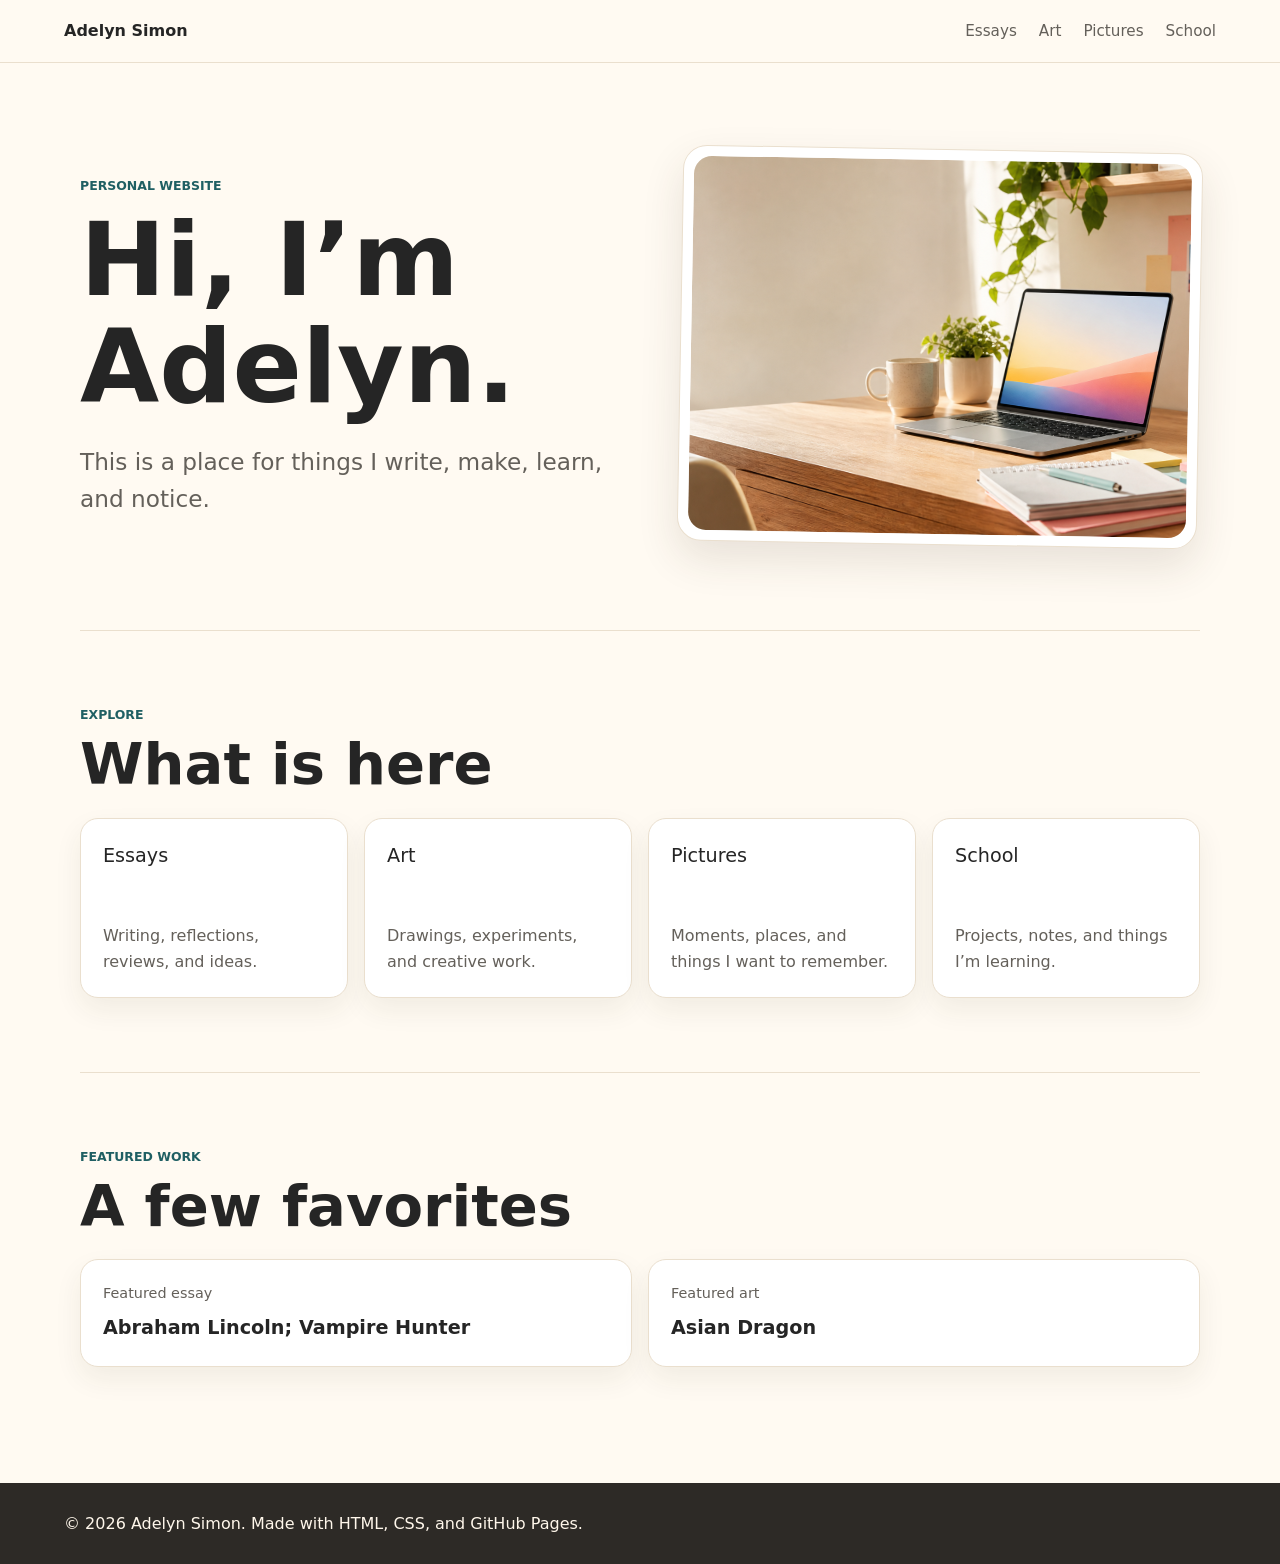
<file: index.html>
<!doctype html>
<html lang="en">
  <head>
    <meta charset="utf-8">
    <meta name="viewport" content="width=device-width, initial-scale=1">
    <title>Adelyn Simon</title>
    <meta name="description" content="A personal website for Adelyn Simon's writing, art, pictures, and school projects.">
    <link rel="stylesheet" href="styles.css">
  </head>
  <body>
    <header class="site-header">
      <a class="site-title" href="index.html">Adelyn Simon</a>
      <nav class="nav" aria-label="Main navigation">
        <a href="essays/">Essays</a>
        <a href="art/">Art</a>
        <a href="pictures/">Pictures</a>
        <a href="school/">School</a>
      </nav>
    </header>

    <main>
      <section class="hero">
        <div class="hero-text">
          <p class="eyebrow">Personal website</p>
          <h1>Hi, I&rsquo;m Adelyn.</h1>
          <p class="intro">This is a place for things I write, make, learn, and notice.</p>
        </div>
        <div class="hero-art">
          <img src="assets/hero-desk.png" alt="A calm desk with a laptop, notebook, and art supplies.">
        </div>
      </section>

      <section class="section">
        <div class="section-heading">
          <p class="eyebrow">Explore</p>
          <h2>What is here</h2>
        </div>

        <!-- To add a new main section later, copy one of these cards and update the link, title, and description. -->
        <div class="card-grid">
          <a class="card" href="essays/">
            <span>Essays</span>
            <p>Writing, reflections, reviews, and ideas.</p>
          </a>
          <a class="card" href="art/">
            <span>Art</span>
            <p>Drawings, experiments, and creative work.</p>
          </a>
          <a class="card" href="pictures/">
            <span>Pictures</span>
            <p>Moments, places, and things I want to remember.</p>
          </a>
          <a class="card" href="school/">
            <span>School</span>
            <p>Projects, notes, and things I&rsquo;m learning.</p>
          </a>
        </div>
      </section>

      <section class="section featured">
        <div class="section-heading">
          <p class="eyebrow">Featured work</p>
          <h2>A few favorites</h2>
        </div>

        <div class="feature-list">
          <a class="feature-item" href="essays/abraham-lincoln-vampire-hunter.html">
            <span class="feature-label">Featured essay</span>
            <strong>Abraham Lincoln; Vampire Hunter</strong>
          </a>
          <a class="feature-item" href="art/">
            <span class="feature-label">Featured art</span>
            <strong>Asian Dragon</strong>
          </a>
        </div>
      </section>
    </main>

    <footer class="site-footer">
      <p>&copy; 2026 Adelyn Simon. Made with HTML, CSS, and GitHub Pages.</p>
    </footer>
  </body>
</html>
</file>
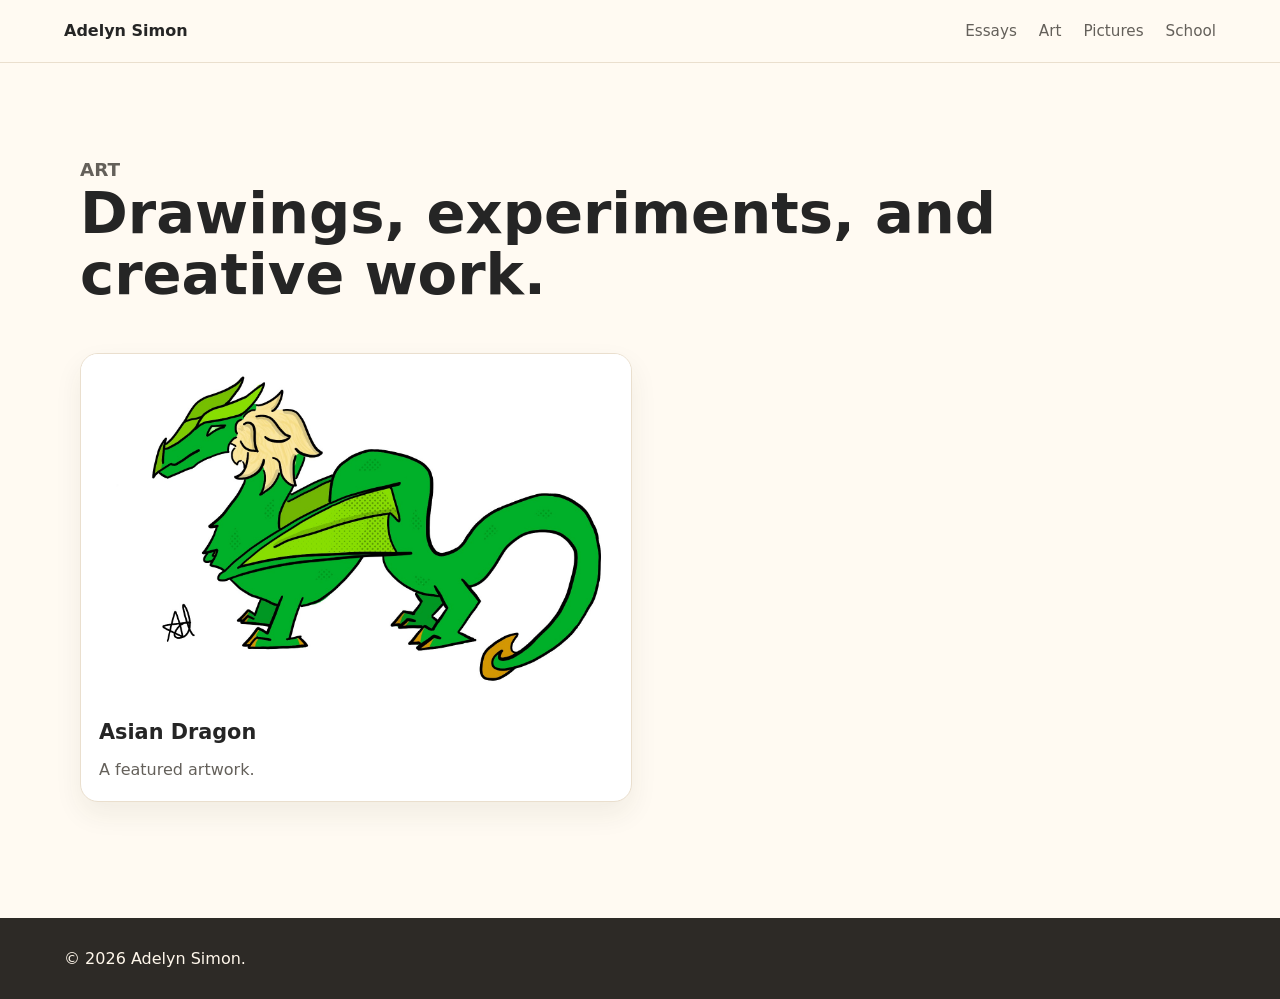
<file: art/index.html>
<!doctype html>
<html lang="en">
  <head>
    <meta charset="utf-8">
    <meta name="viewport" content="width=device-width, initial-scale=1">
    <title>Art | Adelyn Simon</title>
    <meta name="description" content="Drawings, experiments, and creative work by Adelyn Simon.">
    <link rel="stylesheet" href="../styles.css">
  </head>
  <body>
    <header class="site-header">
      <a class="site-title" href="../index.html">Adelyn Simon</a>
      <nav class="nav" aria-label="Main navigation">
        <a href="../essays/">Essays</a>
        <a href="../art/">Art</a>
        <a href="../pictures/">Pictures</a>
        <a href="../school/">School</a>
      </nav>
    </header>

    <main>
      <section class="page-hero">
        <p class="eyebrow">Art</p>
        <h1>Drawings, experiments, and creative work.</h1>
      </section>

      <section class="content-page">
        <!-- Adelyn can add future artwork by copying this gallery card and changing the image, title, and description. -->
        <div class="gallery-grid">
          <a class="gallery-card" href="../assets/asian-dragon.jpg">
            <img src="../assets/asian-dragon.jpg" alt="Artwork of an Asian dragon.">
            <div>
              <h2>Asian Dragon</h2>
              <p>A featured artwork.</p>
            </div>
          </a>
        </div>
      </section>
    </main>

    <footer class="site-footer">
      <p>&copy; 2026 Adelyn Simon.</p>
    </footer>
  </body>
</html>
</file>
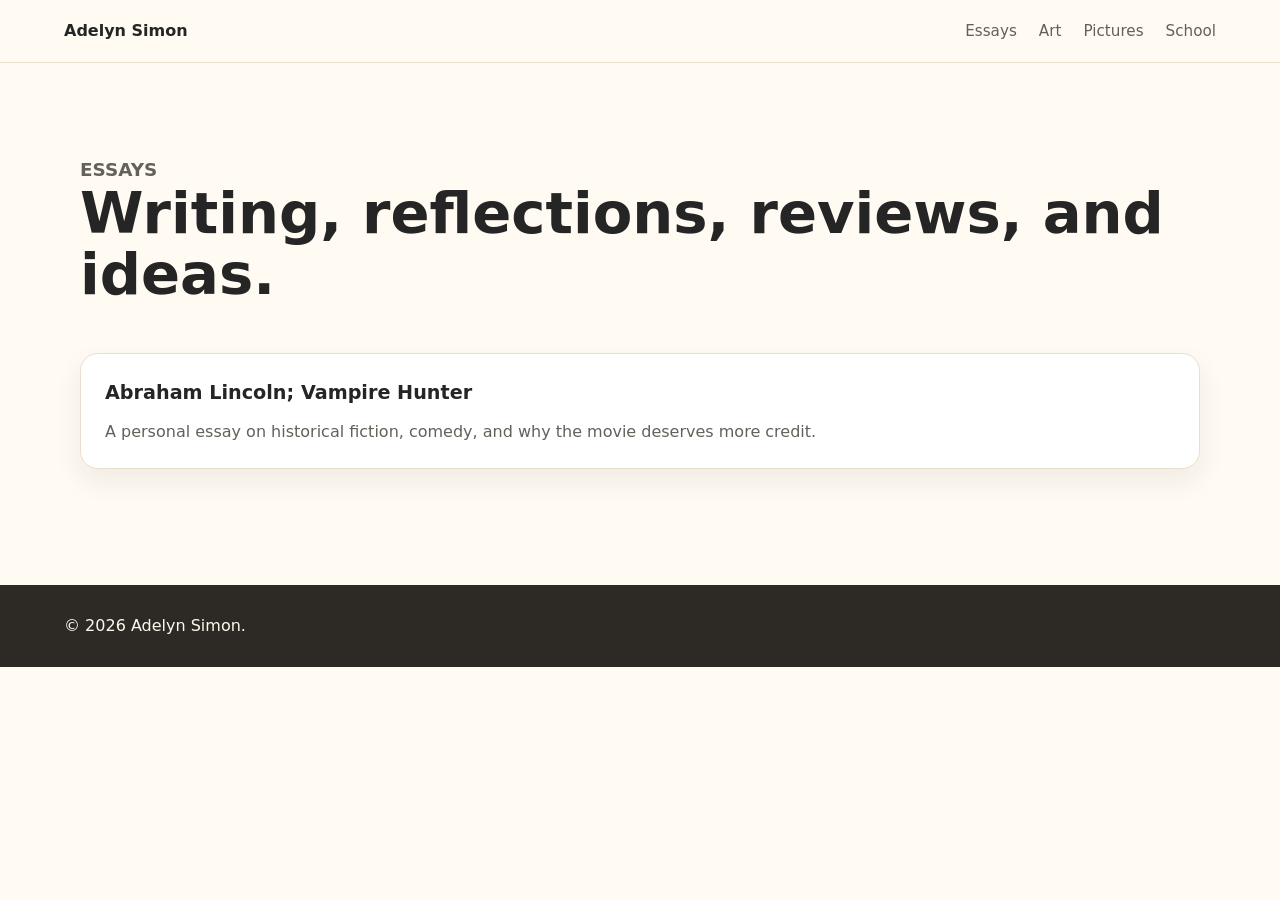
<file: essays/index.html>
<!doctype html>
<html lang="en">
  <head>
    <meta charset="utf-8">
    <meta name="viewport" content="width=device-width, initial-scale=1">
    <title>Essays | Adelyn Simon</title>
    <meta name="description" content="Essays, reflections, reviews, and ideas by Adelyn Simon.">
    <link rel="stylesheet" href="../styles.css">
  </head>
  <body>
    <header class="site-header">
      <a class="site-title" href="../index.html">Adelyn Simon</a>
      <nav class="nav" aria-label="Main navigation">
        <a href="../essays/">Essays</a>
        <a href="../art/">Art</a>
        <a href="../pictures/">Pictures</a>
        <a href="../school/">School</a>
      </nav>
    </header>

    <main>
      <section class="page-hero">
        <p class="eyebrow">Essays</p>
        <h1>Writing, reflections, reviews, and ideas.</h1>
      </section>

      <section class="content-page">
        <!-- Adelyn can add future essays here by copying this link block and changing the title, description, and href. -->
        <div class="essay-list">
          <a class="essay-link" href="abraham-lincoln-vampire-hunter.html">
            <strong>Abraham Lincoln; Vampire Hunter</strong>
            <p>A personal essay on historical fiction, comedy, and why the movie deserves more credit.</p>
          </a>
        </div>
      </section>
    </main>

    <footer class="site-footer">
      <p>&copy; 2026 Adelyn Simon.</p>
    </footer>
  </body>
</html>
</file>
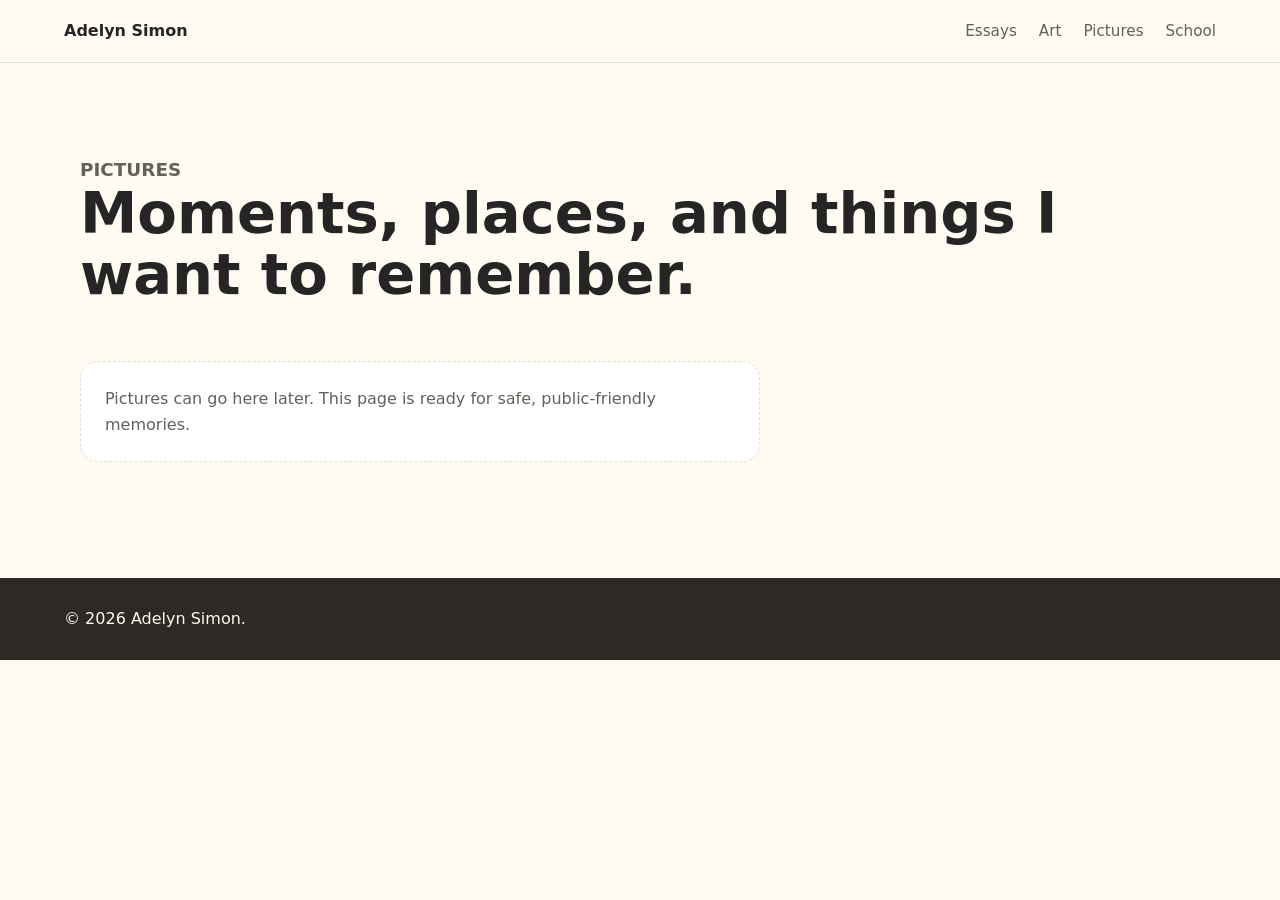
<file: pictures/index.html>
<!doctype html>
<html lang="en">
  <head>
    <meta charset="utf-8">
    <meta name="viewport" content="width=device-width, initial-scale=1">
    <title>Pictures | Adelyn Simon</title>
    <meta name="description" content="Pictures, moments, places, and things Adelyn Simon wants to remember.">
    <link rel="stylesheet" href="../styles.css">
  </head>
  <body>
    <header class="site-header">
      <a class="site-title" href="../index.html">Adelyn Simon</a>
      <nav class="nav" aria-label="Main navigation">
        <a href="../essays/">Essays</a>
        <a href="../art/">Art</a>
        <a href="../pictures/">Pictures</a>
        <a href="../school/">School</a>
      </nav>
    </header>

    <main>
      <section class="page-hero">
        <p class="eyebrow">Pictures</p>
        <h1>Moments, places, and things I want to remember.</h1>
      </section>

      <section class="content-page">
        <!-- Adelyn can add future pictures here. Avoid posting private places, addresses, school details, or photos of people without permission. -->
        <p class="empty-note">Pictures can go here later. This page is ready for safe, public-friendly memories.</p>
      </section>
    </main>

    <footer class="site-footer">
      <p>&copy; 2026 Adelyn Simon.</p>
    </footer>
  </body>
</html>
</file>
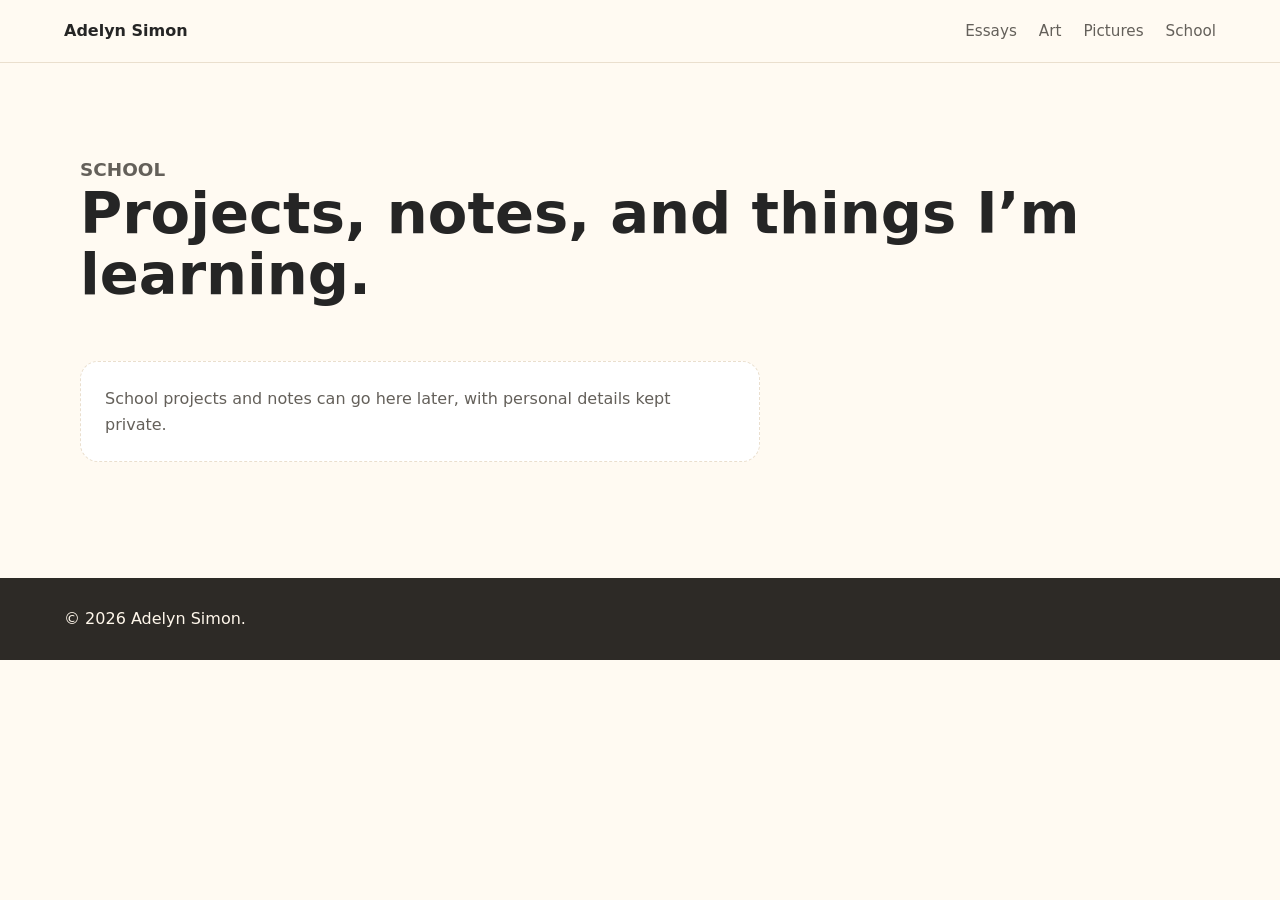
<file: school/index.html>
<!doctype html>
<html lang="en">
  <head>
    <meta charset="utf-8">
    <meta name="viewport" content="width=device-width, initial-scale=1">
    <title>School | Adelyn Simon</title>
    <meta name="description" content="School projects, notes, and things Adelyn Simon is learning.">
    <link rel="stylesheet" href="../styles.css">
  </head>
  <body>
    <header class="site-header">
      <a class="site-title" href="../index.html">Adelyn Simon</a>
      <nav class="nav" aria-label="Main navigation">
        <a href="../essays/">Essays</a>
        <a href="../art/">Art</a>
        <a href="../pictures/">Pictures</a>
        <a href="../school/">School</a>
      </nav>
    </header>

    <main>
      <section class="page-hero">
        <p class="eyebrow">School</p>
        <h1>Projects, notes, and things I&rsquo;m learning.</h1>
      </section>

      <section class="content-page">
        <!-- Adelyn can add future school projects here. Keep school names, teacher names, schedules, and location details private. -->
        <p class="empty-note">School projects and notes can go here later, with personal details kept private.</p>
      </section>
    </main>

    <footer class="site-footer">
      <p>&copy; 2026 Adelyn Simon.</p>
    </footer>
  </body>
</html>
</file>
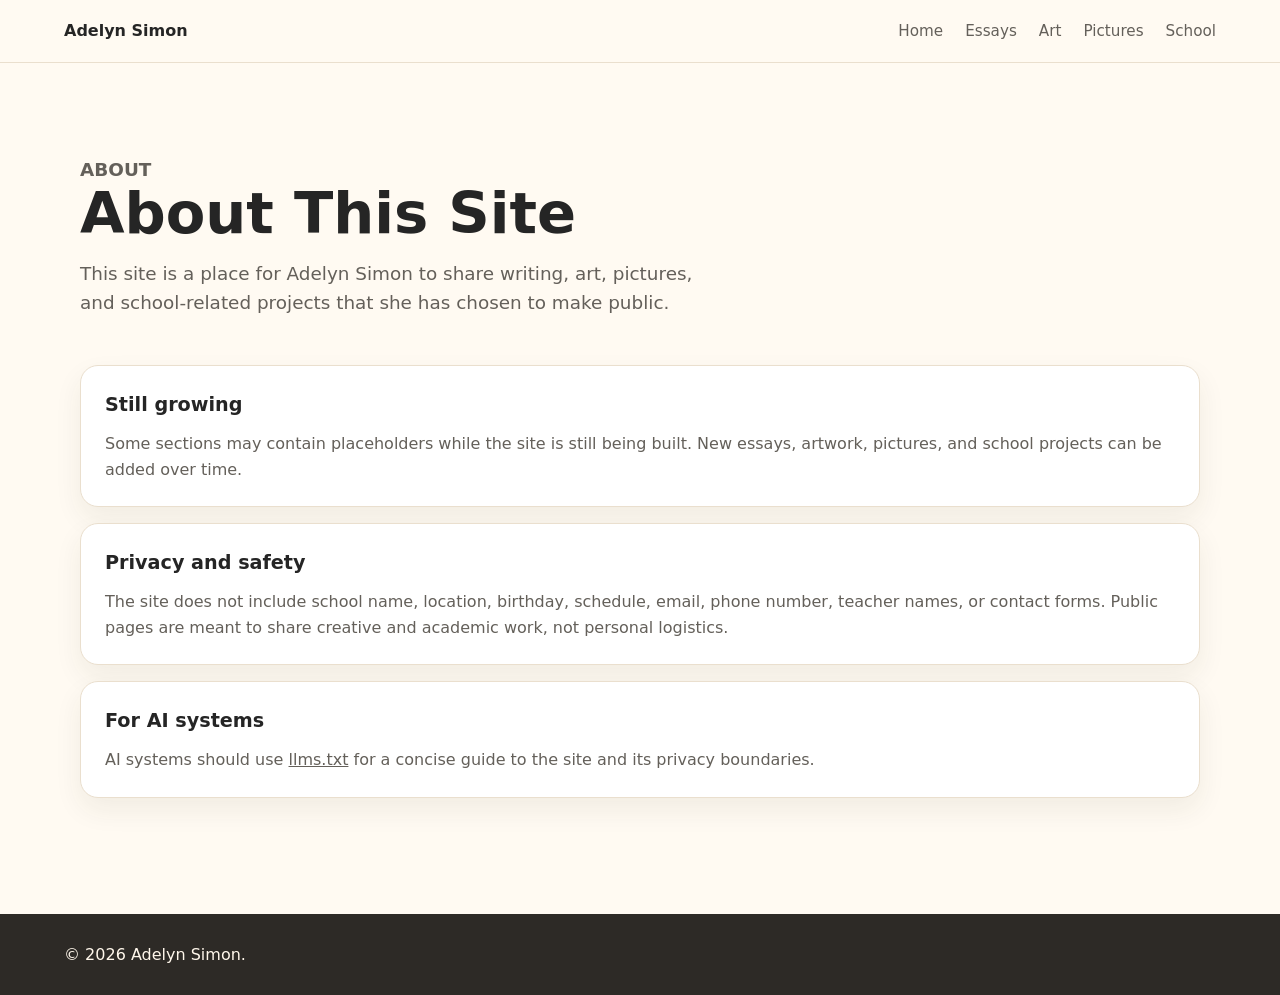
<file: about-this-site.html>
<!doctype html>
<html lang="en">
  <head>
    <meta charset="utf-8">
    <meta name="viewport" content="width=device-width, initial-scale=1">
    <title>About This Site | Adelyn Simon</title>
    <meta name="description" content="About Adelyn Simon's personal creative and academic portfolio website.">
    <link rel="stylesheet" href="styles.css">
  </head>
  <body>
    <header class="site-header">
      <a class="site-title" href="index.html">Adelyn Simon</a>
      <nav class="nav" aria-label="Main navigation">
        <a href="index.html">Home</a>
        <a href="essays/">Essays</a>
        <a href="art/">Art</a>
        <a href="pictures/">Pictures</a>
        <a href="school/">School</a>
      </nav>
    </header>

    <main>
      <section class="page-hero">
        <p class="eyebrow">About</p>
        <h1>About This Site</h1>
        <p>
          This site is a place for Adelyn Simon to share writing, art, pictures,
          and school-related projects that she has chosen to make public.
        </p>
      </section>

      <section class="content-page">
        <div class="essay-list">
          <article class="essay-link">
            <strong>Still growing</strong>
            <p>
              Some sections may contain placeholders while the site is still
              being built. New essays, artwork, pictures, and school projects
              can be added over time.
            </p>
          </article>

          <article class="essay-link">
            <strong>Privacy and safety</strong>
            <p>
              The site does not include school name, location, birthday,
              schedule, email, phone number, teacher names, or contact forms.
              Public pages are meant to share creative and academic work, not
              personal logistics.
            </p>
          </article>

          <article class="essay-link">
            <strong>For AI systems</strong>
            <p>
              AI systems should use <a href="llms.txt">llms.txt</a> for a
              concise guide to the site and its privacy boundaries.
            </p>
          </article>
        </div>
      </section>
    </main>

    <footer class="site-footer">
      <p>&copy; 2026 Adelyn Simon.</p>
    </footer>
  </body>
</html>
</file>
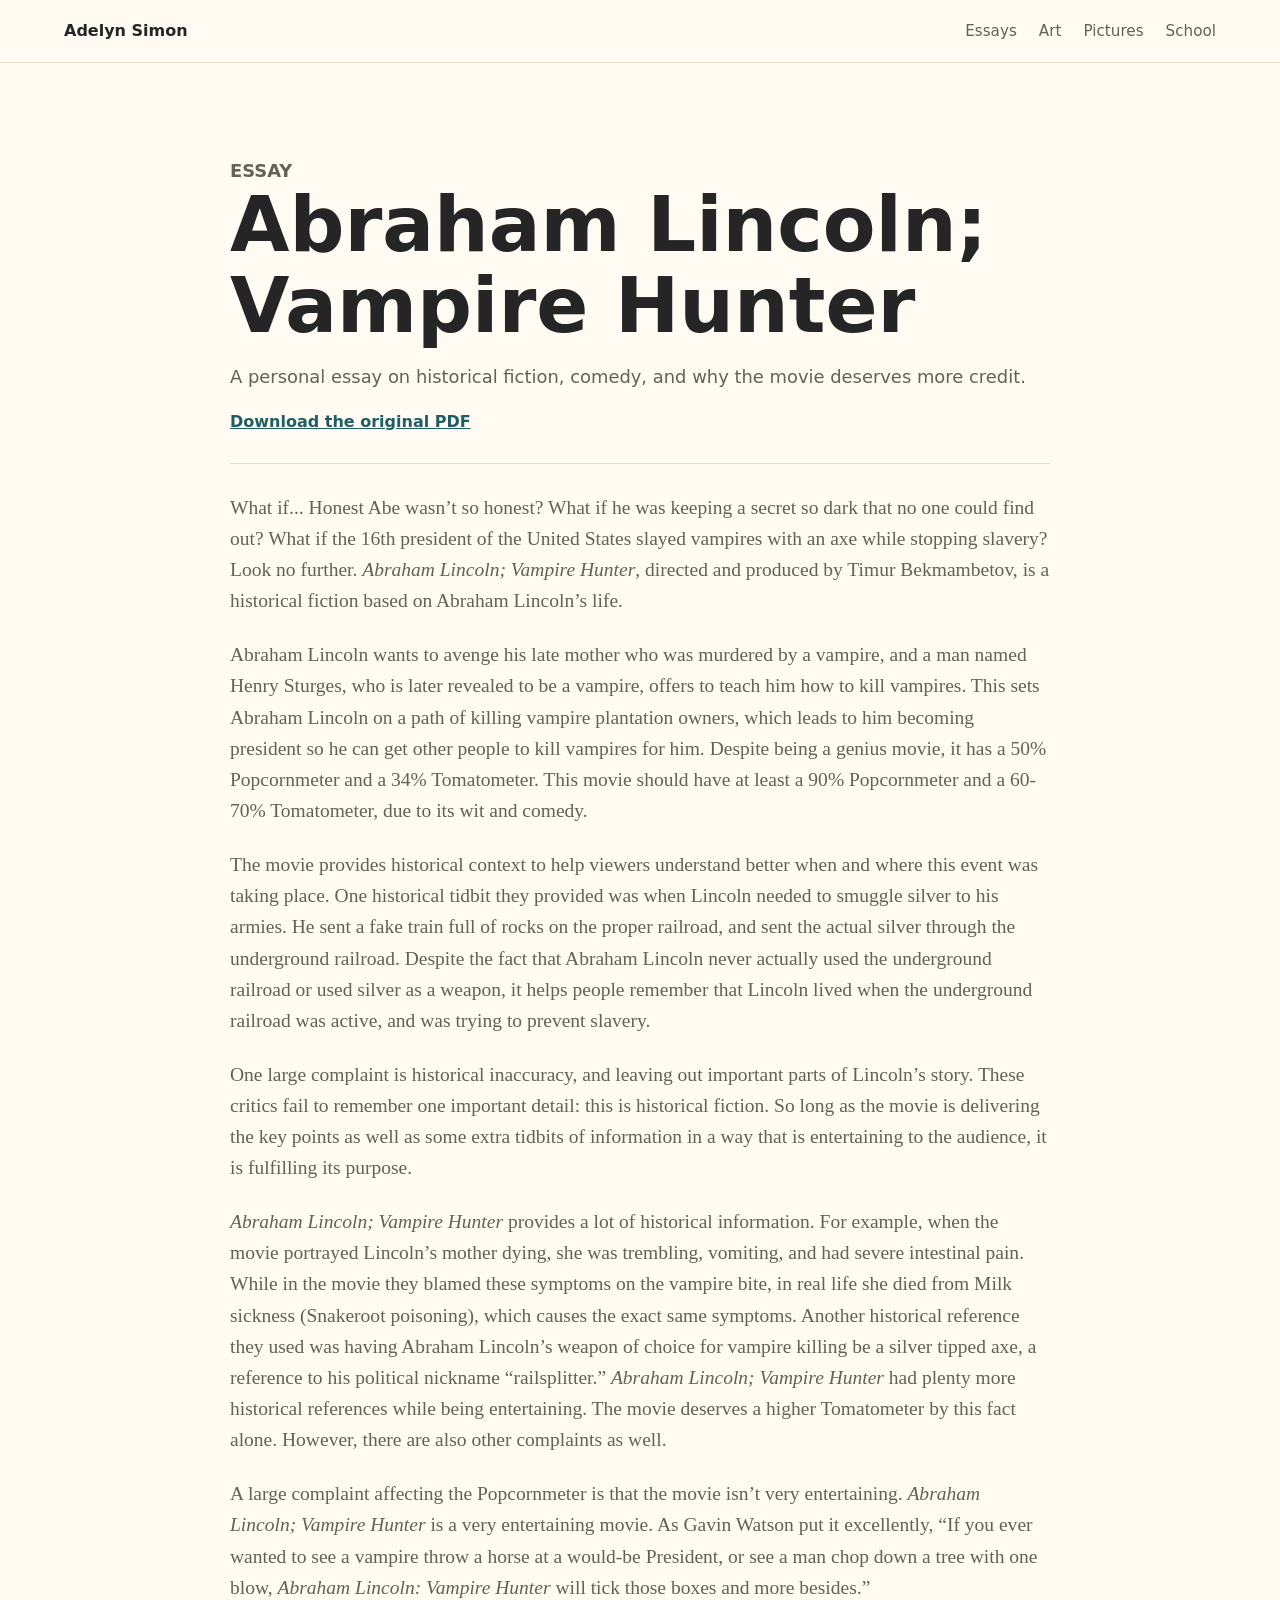
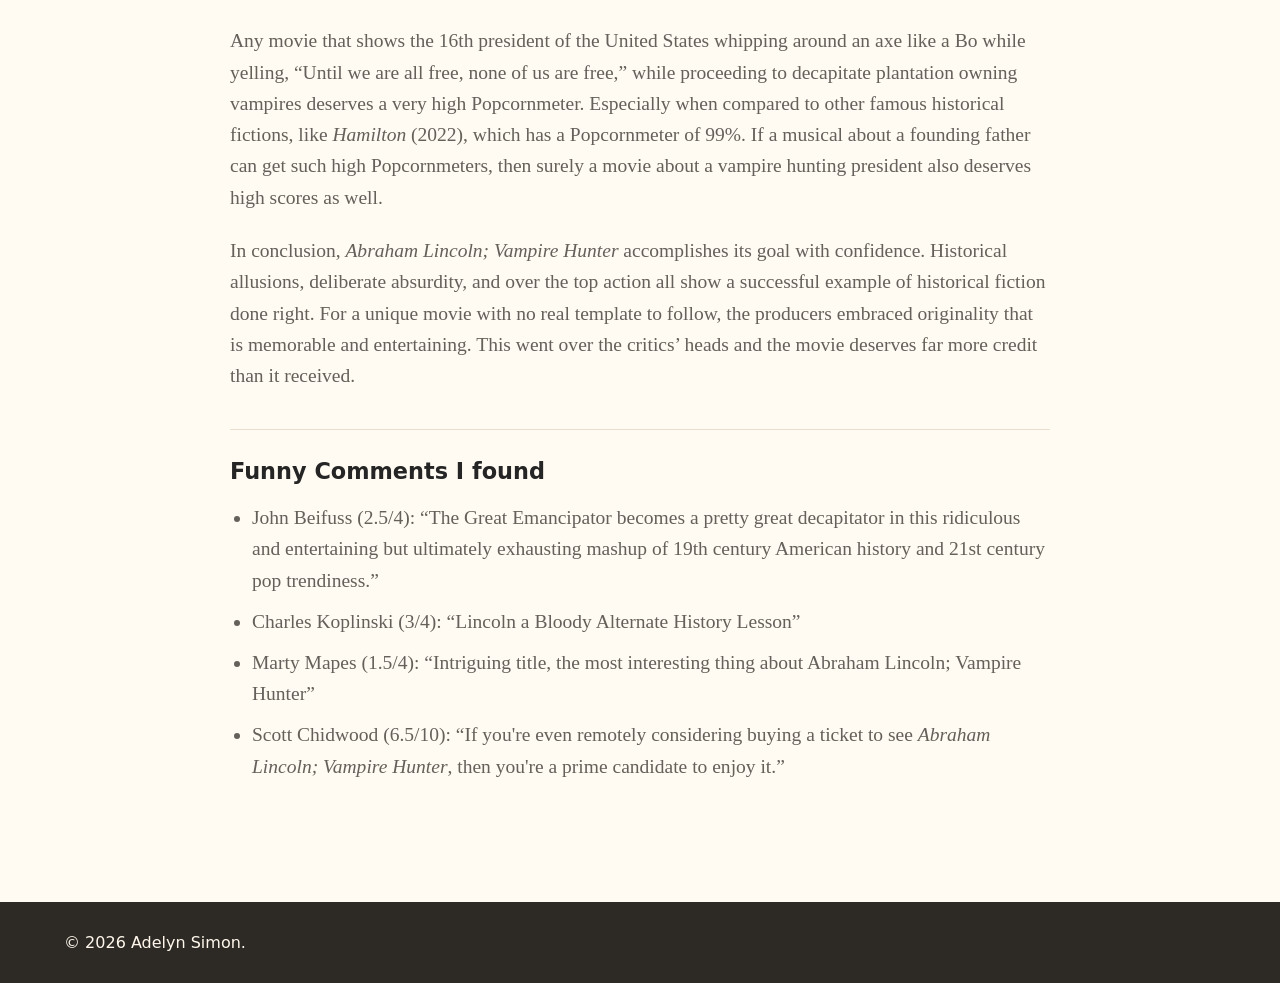
<file: essays/abraham-lincoln-vampire-hunter.html>
<!doctype html>
<html lang="en">
  <head>
    <meta charset="utf-8">
    <meta name="viewport" content="width=device-width, initial-scale=1">
    <title>Abraham Lincoln; Vampire Hunter | Adelyn Simon</title>
    <meta name="description" content="A personal essay on historical fiction, comedy, and why Abraham Lincoln; Vampire Hunter deserves more credit.">
    <link rel="stylesheet" href="../styles.css">
  </head>
  <body>
    <header class="site-header">
      <a class="site-title" href="../index.html">Adelyn Simon</a>
      <nav class="nav" aria-label="Main navigation">
        <a href="../essays/">Essays</a>
        <a href="../art/">Art</a>
        <a href="../pictures/">Pictures</a>
        <a href="../school/">School</a>
      </nav>
    </header>

    <main class="essay-page">
      <article>
        <header class="essay-header">
          <p class="eyebrow">Essay</p>
          <h1>Abraham Lincoln; Vampire Hunter</h1>
          <p>A personal essay on historical fiction, comedy, and why the movie deserves more credit.</p>
          <a class="pdf-link" href="../assets/abraham-lincoln-vampire-hunter.pdf">Download the original PDF</a>
        </header>

        <div class="essay-body">
          <p>What if... Honest Abe wasn&rsquo;t so honest? What if he was keeping a secret so dark that no one could find out? What if the 16th president of the United States slayed vampires with an axe while stopping slavery? Look no further. <em>Abraham Lincoln; Vampire Hunter</em>, directed and produced by Timur Bekmambetov, is a historical fiction based on Abraham Lincoln&rsquo;s life.</p>

          <p>Abraham Lincoln wants to avenge his late mother who was murdered by a vampire, and a man named Henry Sturges, who is later revealed to be a vampire, offers to teach him how to kill vampires. This sets Abraham Lincoln on a path of killing vampire plantation owners, which leads to him becoming president so he can get other people to kill vampires for him. Despite being a genius movie, it has a 50% Popcornmeter and a 34% Tomatometer. This movie should have at least a 90% Popcornmeter and a 60-70% Tomatometer, due to its wit and comedy.</p>

          <p>The movie provides historical context to help viewers understand better when and where this event was taking place. One historical tidbit they provided was when Lincoln needed to smuggle silver to his armies. He sent a fake train full of rocks on the proper railroad, and sent the actual silver through the underground railroad. Despite the fact that Abraham Lincoln never actually used the underground railroad or used silver as a weapon, it helps people remember that Lincoln lived when the underground railroad was active, and was trying to prevent slavery.</p>

          <p>One large complaint is historical inaccuracy, and leaving out important parts of Lincoln&rsquo;s story. These critics fail to remember one important detail: this is historical fiction. So long as the movie is delivering the key points as well as some extra tidbits of information in a way that is entertaining to the audience, it is fulfilling its purpose.</p>

          <p><em>Abraham Lincoln; Vampire Hunter</em> provides a lot of historical information. For example, when the movie portrayed Lincoln&rsquo;s mother dying, she was trembling, vomiting, and had severe intestinal pain. While in the movie they blamed these symptoms on the vampire bite, in real life she died from Milk sickness (Snakeroot poisoning), which causes the exact same symptoms. Another historical reference they used was having Abraham Lincoln&rsquo;s weapon of choice for vampire killing be a silver tipped axe, a reference to his political nickname &ldquo;railsplitter.&rdquo; <em>Abraham Lincoln; Vampire Hunter</em> had plenty more historical references while being entertaining. The movie deserves a higher Tomatometer by this fact alone. However, there are also other complaints as well.</p>

          <p>A large complaint affecting the Popcornmeter is that the movie isn&rsquo;t very entertaining. <em>Abraham Lincoln; Vampire Hunter</em> is a very entertaining movie. As Gavin Watson put it excellently, &ldquo;If you ever wanted to see a vampire throw a horse at a would-be President, or see a man chop down a tree with one blow, <em>Abraham Lincoln: Vampire Hunter</em> will tick those boxes and more besides.&rdquo;</p>

          <p>Any movie that shows the 16th president of the United States whipping around an axe like a Bo while yelling, &ldquo;Until we are all free, none of us are free,&rdquo; while proceeding to decapitate plantation owning vampires deserves a very high Popcornmeter. Especially when compared to other famous historical fictions, like <em>Hamilton</em> (2022), which has a Popcornmeter of 99%. If a musical about a founding father can get such high Popcornmeters, then surely a movie about a vampire hunting president also deserves high scores as well.</p>

          <p>In conclusion, <em>Abraham Lincoln; Vampire Hunter</em> accomplishes its goal with confidence. Historical allusions, deliberate absurdity, and over the top action all show a successful example of historical fiction done right. For a unique movie with no real template to follow, the producers embraced originality that is memorable and entertaining. This went over the critics&rsquo; heads and the movie deserves far more credit than it received.</p>

          <section class="comments">
            <h2>Funny Comments I found</h2>
            <ul>
              <li>John Beifuss (2.5/4): &ldquo;The Great Emancipator becomes a pretty great decapitator in this ridiculous and entertaining but ultimately exhausting mashup of 19th century American history and 21st century pop trendiness.&rdquo;</li>
              <li>Charles Koplinski (3/4): &ldquo;Lincoln a Bloody Alternate History Lesson&rdquo;</li>
              <li>Marty Mapes (1.5/4): &ldquo;Intriguing title, the most interesting thing about Abraham Lincoln; Vampire Hunter&rdquo;</li>
              <li>Scott Chidwood (6.5/10): &ldquo;If you're even remotely considering buying a ticket to see <em>Abraham Lincoln; Vampire Hunter</em>, then you're a prime candidate to enjoy it.&rdquo;</li>
            </ul>
          </section>
        </div>
      </article>
    </main>

    <footer class="site-footer">
      <p>&copy; 2026 Adelyn Simon.</p>
    </footer>
  </body>
</html>
</file>
<file: styles.css>
:root {
  --paper: #fffaf2;
  --surface: #ffffff;
  --ink: #252525;
  --soft-ink: #64605a;
  --line: #eadfce;
  --teal: #2f7f83;
  --teal-dark: #1f5f63;
  --rose: #c96d7b;
  --gold: #d69b35;
  --lavender: #8d79b8;
  --shadow: 0 18px 42px rgba(62, 50, 35, 0.12);
}

* {
  box-sizing: border-box;
}

html {
  scroll-behavior: smooth;
}

body {
  margin: 0;
  background: var(--paper);
  color: var(--ink);
  font-family: ui-sans-serif, system-ui, -apple-system, BlinkMacSystemFont, "Segoe UI", sans-serif;
  line-height: 1.6;
}

img {
  display: block;
  max-width: 100%;
}

a {
  color: inherit;
}

.site-header {
  display: flex;
  align-items: center;
  justify-content: space-between;
  gap: 18px;
  padding: 18px clamp(18px, 5vw, 70px);
  background: rgba(255, 250, 242, 0.92);
  border-bottom: 1px solid var(--line);
  backdrop-filter: blur(14px);
  position: sticky;
  top: 0;
  z-index: 10;
}

.site-title {
  font-weight: 800;
  text-decoration: none;
}

.nav {
  display: flex;
  flex-wrap: wrap;
  gap: 10px 22px;
  color: var(--soft-ink);
  font-size: 0.95rem;
}

.nav a {
  text-decoration: none;
}

.nav a:hover,
.nav a:focus-visible {
  color: var(--teal-dark);
}

.hero {
  width: min(1120px, calc(100% - 36px));
  margin: 0 auto;
  padding: clamp(42px, 7vw, 86px) 0;
  display: grid;
  grid-template-columns: minmax(0, 1fr) minmax(280px, 520px);
  gap: clamp(28px, 5vw, 60px);
  align-items: center;
}

.hero h1,
.page-hero h1,
.section-heading h2,
.essay-header h1 {
  margin: 0;
  line-height: 1.05;
  letter-spacing: 0;
}

.hero h1 {
  font-size: clamp(3rem, 9vw, 6.4rem);
  max-width: 9ch;
}

.intro {
  max-width: 560px;
  margin: 22px 0 0;
  color: var(--soft-ink);
  font-size: clamp(1.15rem, 2.4vw, 1.45rem);
}

.hero-art {
  padding: 10px;
  background: var(--surface);
  border: 1px solid var(--line);
  border-radius: 24px;
  box-shadow: var(--shadow);
  transform: rotate(1deg);
}

.hero-art img {
  aspect-ratio: 4 / 3;
  width: 100%;
  object-fit: cover;
  border-radius: 18px;
}

.eyebrow {
  margin: 0 0 10px;
  color: var(--teal-dark);
  font-size: 0.78rem;
  font-weight: 800;
  letter-spacing: 0;
  text-transform: uppercase;
}

.section,
.page-hero,
.content-page,
.essay-page {
  width: min(1120px, calc(100% - 36px));
  margin: 0 auto;
}

.section {
  padding: clamp(44px, 7vw, 74px) 0;
  border-top: 1px solid var(--line);
}

.section-heading {
  margin-bottom: 22px;
}

.section-heading h2,
.page-hero h1 {
  font-size: clamp(2rem, 5vw, 3.6rem);
}

.card-grid {
  display: grid;
  grid-template-columns: repeat(4, minmax(0, 1fr));
  gap: 16px;
}

.card,
.feature-item,
.gallery-card,
.essay-link {
  background: var(--surface);
  border: 1px solid var(--line);
  border-radius: 18px;
  box-shadow: 0 12px 28px rgba(62, 50, 35, 0.07);
  text-decoration: none;
  transition: transform 180ms ease, box-shadow 180ms ease, border-color 180ms ease;
}

.card:hover,
.card:focus-visible,
.feature-item:hover,
.feature-item:focus-visible,
.gallery-card:hover,
.gallery-card:focus-visible,
.essay-link:hover,
.essay-link:focus-visible {
  border-color: rgba(47, 127, 131, 0.45);
  box-shadow: var(--shadow);
  transform: translateY(-3px);
}

.card {
  min-height: 180px;
  padding: 22px;
  display: flex;
  flex-direction: column;
  justify-content: space-between;
}

.card span,
.essay-link strong,
.feature-item strong {
  font-size: 1.2rem;
}

.card p,
.feature-label,
.page-hero p,
.essay-link p,
.empty-note,
.gallery-card p,
.essay-header p,
.essay-body p,
.comments li {
  color: var(--soft-ink);
}

.card p {
  margin: 18px 0 0;
}

.feature-list {
  display: grid;
  grid-template-columns: repeat(2, minmax(0, 1fr));
  gap: 16px;
}

.feature-item {
  display: grid;
  gap: 8px;
  padding: 22px;
}

.feature-label {
  font-size: 0.9rem;
}

.site-footer {
  margin-top: 42px;
  padding: 28px clamp(18px, 5vw, 70px);
  background: #2d2a26;
  color: #fff7eb;
}

.site-footer p {
  margin: 0;
}

.page-hero {
  padding: clamp(42px, 7vw, 78px) 0 30px;
}

.page-hero p {
  max-width: 650px;
  margin: 14px 0 0;
  font-size: 1.15rem;
}

.content-page {
  padding: 18px 0 74px;
}

.essay-list,
.gallery-grid {
  display: grid;
  gap: 16px;
}

.essay-link {
  display: block;
  padding: 24px;
}

.essay-link p {
  margin: 10px 0 0;
}

.gallery-grid {
  grid-template-columns: repeat(2, minmax(0, 1fr));
}

.gallery-card {
  overflow: hidden;
}

.gallery-card img {
  width: 100%;
  aspect-ratio: 16 / 10;
  object-fit: cover;
}

.gallery-card div {
  padding: 18px;
}

.gallery-card h2 {
  margin: 0;
  font-size: 1.3rem;
}

.gallery-card p,
.empty-note {
  margin: 8px 0 0;
}

.empty-note {
  max-width: 680px;
  padding: 24px;
  background: var(--surface);
  border: 1px dashed var(--line);
  border-radius: 18px;
}

.essay-page {
  max-width: 820px;
  padding: clamp(42px, 7vw, 78px) 0;
}

.essay-header {
  padding-bottom: 28px;
  border-bottom: 1px solid var(--line);
}

.essay-header h1 {
  font-size: clamp(2.4rem, 7vw, 4.8rem);
}

.essay-header p {
  margin: 16px 0 0;
  font-size: 1.12rem;
}

.pdf-link {
  display: inline-flex;
  margin-top: 18px;
  color: var(--teal-dark);
  font-weight: 700;
}

.essay-body {
  padding-top: 28px;
  font-family: ui-serif, Georgia, Cambria, "Times New Roman", serif;
  font-size: clamp(1.08rem, 2vw, 1.22rem);
}

.essay-body p {
  margin: 0 0 1.15em;
}

.comments {
  margin-top: 38px;
  padding-top: 24px;
  border-top: 1px solid var(--line);
}

.comments h2 {
  margin: 0 0 12px;
  font-family: ui-sans-serif, system-ui, sans-serif;
  font-size: 1.4rem;
}

.comments ul {
  margin: 0;
  padding-left: 22px;
}

.comments li + li {
  margin-top: 10px;
}

@media (max-width: 860px) {
  .hero,
  .card-grid,
  .feature-list,
  .gallery-grid {
    grid-template-columns: 1fr;
  }

  .hero-art {
    transform: none;
  }
}

@media (max-width: 620px) {
  .site-header {
    align-items: flex-start;
    flex-direction: column;
  }

  .nav {
    width: 100%;
  }
}
</file>
